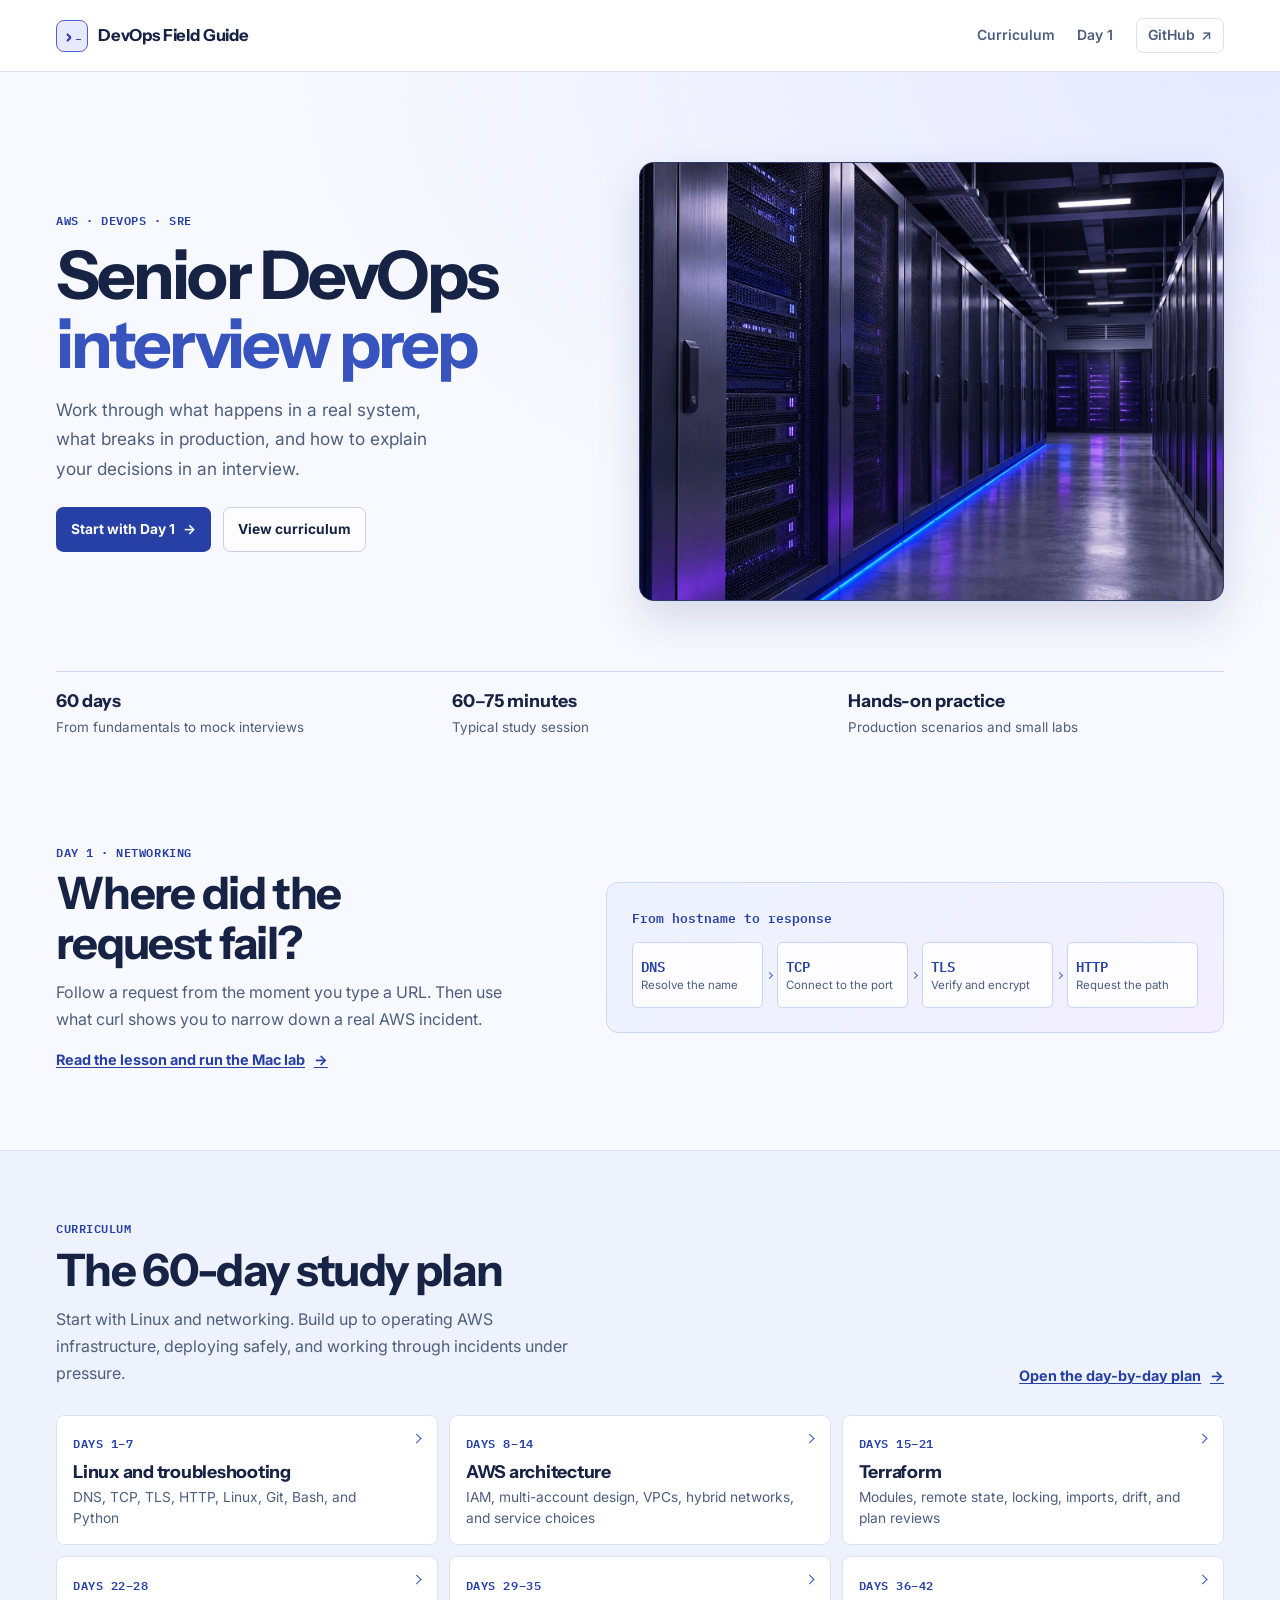
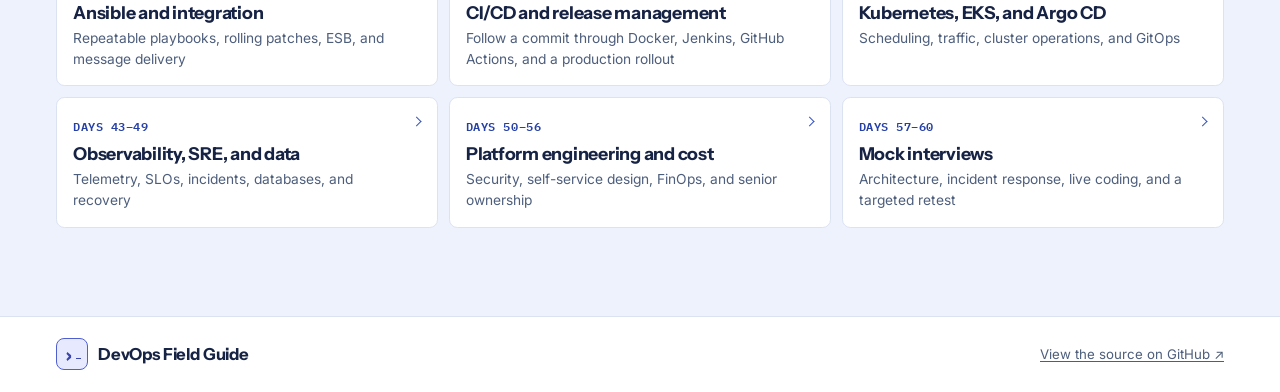
<file: site/index.html>
<!doctype html>
<html lang="en">
<head>
  <meta charset="utf-8">
  <meta name="viewport" content="width=device-width, initial-scale=1">
  <meta name="description" content="A 60-day senior AWS DevOps interview study plan with practical labs, production scenarios, and mock interviews.">
  <meta name="theme-color" content="#f8f9ff">
  <title>DevOps Field Guide · Senior DevOps interview prep</title>
  <link rel="stylesheet" href="./assets/site.css?v=2">
</head>
<body>
  <a class="skip-link" href="#main-content">Skip to content</a>
  <header class="site-header">
    <div class="container navbar">
      <a class="brand" href="./" aria-current="page">
        <span class="brand-mark" aria-hidden="true">›<i></i></span>
        <span>DevOps Field Guide</span>
      </a>
      <nav class="site-nav" aria-label="Primary navigation">
        <a href="./curriculum/">Curriculum</a>
        <a href="./days/day-01-request-path/">Day 1</a>
        <a class="nav-github" href="https://github.com/Tech-Sayantan/senior-devops-interview-prep">GitHub <span aria-hidden="true">↗</span></a>
      </nav>
    </div>
  </header>

  <main id="main-content">
    <section class="hero" aria-labelledby="page-title">
      <div class="container hero-inner">
        <div class="hero-copy">
          <p class="eyebrow">AWS · DevOps · SRE</p>
          <h1 id="page-title">Senior DevOps <em>interview prep</em></h1>
          <p class="hero-description">Work through what happens in a real system, what breaks in production, and how to explain your decisions in an interview.</p>
          <div class="hero-actions">
            <a class="button button-primary" href="./days/day-01-request-path/">Start with Day 1 <span aria-hidden="true">→</span></a>
            <a class="button button-secondary" href="./curriculum/">View curriculum</a>
          </div>
        </div>
        <figure class="hero-art">
          <img src="./assets/cloud-architecture.webp" width="1448" height="1086" alt="Server-room aisle lit in blue and violet" fetchpriority="high">
        </figure>
      </div>
      <ul class="container hero-details" aria-label="Study plan details">
        <li><strong>60 days</strong><span>From fundamentals to mock interviews</span></li>
        <li><strong>60–75 minutes</strong><span>Typical study session</span></li>
        <li><strong>Hands-on practice</strong><span>Production scenarios and small labs</span></li>
      </ul>
    </section>

    <section class="container featured-section" aria-labelledby="featured-title">
      <div class="featured-copy">
        <p class="section-kicker">Day 1 · Networking</p>
        <h2 id="featured-title">Where did the request fail?</h2>
        <p>Follow a request from the moment you type a URL. Then use what curl shows you to narrow down a real AWS incident.</p>
        <a class="text-link" href="./days/day-01-request-path/">Read the lesson and run the Mac lab <span aria-hidden="true">→</span></a>
      </div>
      <figure class="request-diagram">
        <figcaption>From hostname to response</figcaption>
        <ol class="request-steps">
          <li><strong>DNS</strong><span>Resolve the name</span></li>
          <li><strong>TCP</strong><span>Connect to the port</span></li>
          <li><strong>TLS</strong><span>Verify and encrypt</span></li>
          <li><strong>HTTP</strong><span>Request the path</span></li>
        </ol>
      </figure>
    </section>

    <section class="roadmap-section" aria-labelledby="roadmap-title">
      <div class="container">
        <div class="section-intro">
          <div>
            <p class="section-kicker">Curriculum</p>
            <h2 id="roadmap-title">The 60-day study plan</h2>
            <p>Start with Linux and networking. Build up to operating AWS infrastructure, deploying safely, and working through incidents under pressure.</p>
          </div>
          <a class="text-link" href="./curriculum/">Open the day-by-day plan <span aria-hidden="true">→</span></a>
        </div>

        <ol class="roadmap-grid">
          <li><a class="roadmap-item" href="./curriculum/#days-1-7-linux-and-troubleshooting">
            <span class="roadmap-range">Days 1–7</span><h3>Linux and troubleshooting</h3><p>DNS, TCP, TLS, HTTP, Linux, Git, Bash, and Python</p>
          </a></li>
          <li><a class="roadmap-item" href="./curriculum/#days-8-14-aws-architecture-and-networking">
            <span class="roadmap-range">Days 8–14</span><h3>AWS architecture</h3><p>IAM, multi-account design, VPCs, hybrid networks, and service choices</p>
          </a></li>
          <li><a class="roadmap-item" href="./curriculum/#days-15-21-terraform">
            <span class="roadmap-range">Days 15–21</span><h3>Terraform</h3><p>Modules, remote state, locking, imports, drift, and plan reviews</p>
          </a></li>
          <li><a class="roadmap-item" href="./curriculum/#days-22-28-ansible-and-enterprise-integration">
            <span class="roadmap-range">Days 22–28</span><h3>Ansible and integration</h3><p>Repeatable playbooks, rolling patches, ESB, and message delivery</p>
          </a></li>
          <li><a class="roadmap-item" href="./days/day-29-cicd-and-artifacts/">
            <span class="roadmap-range">Days 29–35</span><h3>CI/CD and release management</h3><p>Follow a commit through Docker, Jenkins, GitHub Actions, and a production rollout</p>
          </a></li>
          <li><a class="roadmap-item" href="./curriculum/#days-36-42-kubernetes-eks-and-argo-cd">
            <span class="roadmap-range">Days 36–42</span><h3>Kubernetes, EKS, and Argo CD</h3><p>Scheduling, traffic, cluster operations, and GitOps</p>
          </a></li>
          <li><a class="roadmap-item" href="./curriculum/#days-43-49-observability-sre-and-databases">
            <span class="roadmap-range">Days 43–49</span><h3>Observability, SRE, and data</h3><p>Telemetry, SLOs, incidents, databases, and recovery</p>
          </a></li>
          <li><a class="roadmap-item" href="./curriculum/#days-50-56-security-platform-design-finops-and-senior-ownership">
            <span class="roadmap-range">Days 50–56</span><h3>Platform engineering and cost</h3><p>Security, self-service design, FinOps, and senior ownership</p>
          </a></li>
          <li><a class="roadmap-item" href="./curriculum/#days-57-60-full-interview-practice">
            <span class="roadmap-range">Days 57–60</span><h3>Mock interviews</h3><p>Architecture, incident response, live coding, and a targeted retest</p>
          </a></li>
        </ol>
      </div>
    </section>
  </main>

  <footer class="site-footer">
    <div class="container footer-inner">
      <a class="brand" href="./"><span class="brand-mark" aria-hidden="true">›<i></i></span><span>DevOps Field Guide</span></a>
      <a href="https://github.com/Tech-Sayantan/senior-devops-interview-prep">View the source on GitHub <span aria-hidden="true">↗</span></a>
    </div>
  </footer>
</body>
</html>
</file>
<file: site/assets/site.css>
@import url('https://fonts.googleapis.com/css2?family=IBM+Plex+Mono:wght@400;500;600&family=Instrument+Sans:wght@400;500;600;700&family=Inter:wght@400;500;600;700&display=swap');

:root {
  --canvas: #f8f9ff;
  --surface: #fff;
  --ink: #172344;
  --text: #283958;
  --muted: #4d5e7c;
  --line: #dbe2f2;
  --tint: #eef2ff;
  --lilac: #f0edff;
  --blue: #3653be;
  --blue-strong: #2640a6;
  --violet: #5b44ab;
  --night: #111b37;
  --night-ink: #f0f4ff;
  --night-line: #53668c;
  --display-font: 'Instrument Sans', 'Inter', system-ui, sans-serif;
  --body-font: 'Inter', system-ui, sans-serif;
  --mono-font: 'IBM Plex Mono', ui-monospace, SFMono-Regular, Menlo, monospace;
  color-scheme: light;
  background: var(--canvas);
  color: var(--text);
  font-family: var(--body-font);
  font-synthesis: none;
  line-height: 1.6;
}

*, *::before, *::after { box-sizing: border-box; }
body, h1, h2, h3, p, figure, ul, ol { margin: 0; }
body { min-width: 0; }
img { display: block; max-width: 100%; }
a { color: var(--blue-strong); text-underline-offset: .17em; }
a:hover { color: var(--violet); }
button { font: inherit; }
h1, h2, h3 { color: var(--ink); font-family: var(--display-font); }
[id] { scroll-margin-top: 1.5rem; }
:focus-visible { outline: 3px solid var(--blue); outline-offset: 4px; }
::selection { background: #dfddff; color: var(--ink); }
[hidden] { display: none !important; }

.container { width: min(calc(100% - 4rem), 73rem); margin-inline: auto; }
.skip-link {
  position: fixed;
  z-index: 3;
  top: .6rem;
  left: .6rem;
  transform: translateY(-150%);
  padding: .55rem .85rem;
  border-radius: .4rem;
  background: var(--night);
  color: var(--night-ink);
  font-weight: 600;
}
.skip-link:focus { transform: none; color: var(--night-ink); }
.sr-only {
  position: absolute;
  width: 1px;
  height: 1px;
  padding: 0;
  margin: -1px;
  overflow: hidden;
  clip-path: inset(50%);
  white-space: nowrap;
}

.site-header { background: var(--surface); border-bottom: 1px solid var(--line); }
.navbar, .footer-inner { display: flex; align-items: center; justify-content: space-between; gap: .75rem 1.5rem; }
.navbar { min-height: 4.45rem; }
.brand {
  display: inline-flex;
  align-items: center;
  gap: .62rem;
  color: var(--ink);
  font-family: var(--display-font);
  font-weight: 700;
  font-size: 1.04rem;
  letter-spacing: -.01em;
  white-space: nowrap;
  text-decoration: none;
}
.brand-mark {
  display: inline-flex;
  align-items: center;
  justify-content: center;
  flex-shrink: 0;
  gap: .15rem;
  width: 2rem;
  height: 2rem;
  border: 1px solid #4f5fcf;
  border-radius: .5rem;
  background: #e7eaff;
  color: #3a44af;
  font-family: var(--mono-font);
  font-size: 1.2rem;
  line-height: 1;
}
.brand-mark i { width: .34rem; height: 1px; margin-top: .5rem; background: currentColor; }
.site-nav {
  display: flex;
  flex-wrap: wrap;
  align-items: center;
  gap: .2rem 1.4rem;
  font-size: .875rem;
  font-weight: 600;
}
.site-nav a { display: inline-flex; align-items: center; min-height: 2.5rem; color: var(--muted); text-decoration: none; }
.site-nav a:is(:hover, [aria-current='page']) { color: var(--blue-strong); }
.site-nav [aria-current='page'] { text-decoration: underline; text-underline-offset: .35em; }
.site-nav .nav-github { gap: .36rem; min-height: 2.2rem; padding: 0 .7rem; border: 1px solid var(--line); border-radius: .42rem; }

.hero { background: radial-gradient(ellipse at 97% 0%, #e6e9ff 0%, transparent 55%), var(--canvas); }
.hero-inner {
  display: grid;
  grid-template-columns: minmax(0, .94fr) minmax(0, 1.06fr);
  align-items: center;
  gap: clamp(1.8rem, 5vw, 4.4rem);
  padding-block: clamp(2.65rem, 7vw, 6rem) clamp(2.2rem, 5.5vw, 4.4rem);
}
.eyebrow, .section-kicker, .roadmap-range {
  color: var(--blue-strong);
  font-family: var(--mono-font);
  font-size: .75rem;
  font-weight: 600;
  letter-spacing: .045em;
  text-transform: uppercase;
}
.eyebrow-dot { display: inline-block; width: .4rem; height: .4rem; margin: 0 .5rem .08rem 0; border-radius: 50%; background: currentColor; }
.hero h1 {
  margin: .72rem 0 1rem;
  color: var(--ink);
  font-size: clamp(2.9rem, 5.25vw, 5.15rem);
  font-weight: 700;
  line-height: 1.02;
  letter-spacing: -.043em;
  text-wrap: balance;
}
.hero h1 em { display: block; color: var(--blue); font-style: normal; }
.hero-description { max-width: 36ch; color: var(--muted); font-size: clamp(1rem, 1.35vw, 1.16rem); line-height: 1.72; }
.hero-actions { display: flex; flex-wrap: wrap; align-items: center; gap: .6rem .75rem; margin-top: 1.45rem; }
.button {
  display: inline-flex;
  align-items: center;
  justify-content: center;
  gap: .5rem;
  min-height: 2.8rem;
  padding: .6rem .88rem;
  border: 1px solid transparent;
  border-radius: .46rem;
  font-weight: 700;
  font-size: .86rem;
  line-height: 1.25;
  text-decoration: none;
}
.button-primary, .prose .button-primary { color: #fff; background: var(--blue-strong); }
.button-primary:hover, .prose .button-primary:hover { background: #1d3287; color: #fff; }
.button-secondary, .prose .button-secondary { border-color: #c7d0e7; color: var(--ink); background: #fdfdff; }
.button-secondary:hover, .prose .button-secondary:hover { border-color: #aebce2; background: var(--tint); color: var(--blue-strong); }
.hero-art {
  position: relative;
  aspect-ratio: 4 / 3;
  overflow: hidden;
  border-radius: .92rem;
  border: 1px solid #2e3d6a;
  background: var(--night);
  box-shadow: 0 1.15rem 2.75rem #18245c26;
}
.hero-art img { width: 100%; height: 100%; object-fit: cover; }
.hero-details {
  display: grid;
  grid-template-columns: repeat(3, minmax(0, 1fr));
  gap: 1.25rem;
  padding: 1.05rem 0 1.75rem;
  border-top: 1px solid #cdd7ef;
  list-style: none;
}
.hero-details strong, .hero-details span { display: block; }
.hero-details strong { color: var(--ink); font-family: var(--display-font); font-size: 1.11rem; line-height: 1.35; }
.hero-details span { color: var(--muted); font-size: .84rem; margin-top: .25rem; }

.featured-section {
  display: grid;
  grid-template-columns: minmax(0, .88fr) minmax(0, 1.12fr);
  align-items: center;
  gap: 1.6rem clamp(1.5rem, 5vw, 4.25rem);
  padding-block: clamp(2.7rem, 6vw, 5.15rem);
}
.featured-copy h2, .section-intro h2 {
  font-size: clamp(1.9rem, 3.5vw, 3.05rem);
  line-height: 1.1;
  letter-spacing: -.037em;
  margin: .44rem 0 .7rem;
  text-wrap: balance;
}
.featured-copy > p:not(.section-kicker), .section-intro p:not(.section-kicker) { color: var(--muted); max-width: 54ch; line-height: 1.7; }
.text-link { display: inline-flex; align-items: baseline; gap: .55rem; width: fit-content; font-weight: 700; font-size: .9rem; }
.featured-copy .text-link { margin-top: .92rem; }
.request-diagram {
  padding: clamp(1rem, 3vw, 1.55rem);
  border: 1px solid #cdd7f6;
  border-radius: .75rem;
  background: linear-gradient(135deg, #edf2ff, #f3efff);
}
.request-diagram figcaption { margin-bottom: .85rem; color: var(--blue-strong); font-family: var(--mono-font); font-size: .79rem; font-weight: 600; }
.request-steps {
  display: grid;
  grid-template-columns: repeat(4, minmax(0, 1fr));
  gap: .85rem;
  list-style: none;
  padding: 0;
}
.request-steps li {
  position: relative;
  display: grid;
  align-content: center;
  min-height: 4.1rem;
  gap: .22rem;
  padding: .45rem .52rem;
  border: 1px solid #c9d4f2;
  border-radius: .35rem;
  background: #fdfdff;
}
.request-steps li:not(:last-child)::after {
  content: '';
  position: absolute;
  right: -.61rem;
  top: calc(50% - .14rem);
  width: .31rem;
  height: .31rem;
  border-top: 1px solid #5069bb;
  border-right: 1px solid #5069bb;
  transform: rotate(45deg);
}
.request-steps strong { color: var(--blue-strong); font: 600 .87rem/1.25 var(--mono-font); }
.request-steps span { color: var(--muted); font-size: .715rem; line-height: 1.35; }

.roadmap-section { padding-block: clamp(2.7rem, 6vw, 4.3rem) clamp(3rem, 7vw, 5.5rem); background: #eef2fc; border-top: 1px solid var(--line); }
.section-intro { display: flex; justify-content: space-between; align-items: flex-end; gap: 1rem 2rem; margin-bottom: 1.7rem; }
.section-intro .text-link { flex-shrink: 0; }
.roadmap-grid { display: grid; grid-template-columns: repeat(3, minmax(0, 1fr)); gap: .65rem; padding: 0; list-style: none; }
.roadmap-item {
  position: relative;
  display: block;
  min-height: 7.85rem;
  height: 100%;
  padding: .92rem 2.2rem 1rem 1rem;
  border: 1px solid var(--line);
  border-radius: .52rem;
  background: var(--surface);
  color: var(--text);
  text-decoration: none;
}
.roadmap-item:hover { background: #f7f7ff; border-color: #adbce6; color: var(--text); }
.roadmap-item::after {
  content: '';
  position: absolute;
  top: 1.23rem;
  right: 1.05rem;
  width: .45rem;
  height: .45rem;
  border-top: 1px solid var(--blue);
  border-right: 1px solid var(--blue);
  transform: rotate(45deg);
}
.roadmap-item h3 { margin: .25rem 0 .25rem; font-size: 1.11rem; font-weight: 700; letter-spacing: -.014em; line-height: 1.3; }
.roadmap-item p { color: var(--muted); font-size: .86rem; line-height: 1.5; }

.site-footer { background: var(--surface); border-top: 1px solid var(--line); }
.footer-inner { min-height: 4.7rem; padding-block: .85rem; }
.footer-inner a:not(.brand) { color: var(--muted); font-size: .83rem; }
.footer-inner a:hover { color: var(--blue-strong); }

.article-hero { border-bottom: 1px solid var(--line); background: radial-gradient(ellipse at 85% 0, #e7e8ff 0%, transparent 64%), #f5f7ff; }
.article-hero-inner { padding-block: clamp(1.25rem, 3.5vw, 2.35rem) clamp(2rem, 4.4vw, 3.5rem); }
.breadcrumb { margin-bottom: 1.14rem; color: var(--muted); font-size: .84rem; }
.breadcrumb ol { display: flex; flex-wrap: wrap; align-items: center; gap: .15rem .45rem; list-style: none; padding: 0; }
.breadcrumb li + li::before { content: '/'; margin-inline-end: .45rem; color: #697da3; }
.breadcrumb [aria-current='page'] { color: var(--text); font-weight: 600; }
.article-preface { max-width: 67ch; margin: .65rem 0 1rem; color: var(--muted); font-size: .91rem; line-height: 1.65; overflow-wrap: anywhere; }
.article-hero h1 { max-width: 24ch; font-size: clamp(2.15rem, 4.95vw, 4.15rem); line-height: 1.08; letter-spacing: -.039em; margin: .52rem 0 0; text-wrap: balance; }
.article-subtitle { max-width: 66ch; margin-top: .65rem; color: var(--muted); font-size: clamp(.99rem, 1.6vw, 1.13rem); }
.article-meta { color: var(--blue-strong); font-family: var(--mono-font); font-size: .8rem; margin-top: .8rem; }

.reading-layout {
  display: grid;
  grid-template-columns: minmax(10rem, 14.6rem) minmax(0, 49rem);
  gap: 1.75rem clamp(1.65rem, 4.3vw, 3.65rem);
  align-items: start;
  padding-block: clamp(1.55rem, 4vw, 3.15rem) clamp(2.8rem, 6.5vw, 5.1rem);
}
.reading-aside {
  position: sticky;
  top: 1.25rem;
  max-height: calc(100vh - 2.5rem);
  overflow-y: auto;
  padding: .95rem .9rem .85rem;
  border: 1px solid var(--line);
  border-radius: .52rem;
  background: var(--surface);
}
.mobile-contents { display: none; }
.mobile-contents summary {
  cursor: pointer;
  color: var(--blue-strong);
  font-size: .87rem;
  font-weight: 700;
  padding: .55rem .72rem;
}
.mobile-contents[open] summary { border-bottom: 1px solid var(--line); }
.mobile-contents .toc { padding: 0 .72rem .35rem; }
.toc ul { margin: .38rem 0; padding: 0; list-style: none; }
.toc ul ul { padding-left: .65rem; border-left: 1px solid var(--line); }
.toc a {
  display: block;
  padding: .24rem 0;
  color: var(--muted);
  font-size: .84rem;
  line-height: 1.42;
  overflow-wrap: anywhere;
  text-decoration: none;
}
.toc a:hover { color: var(--blue-strong); text-decoration: underline; }
.prose {
  min-width: 0;
  max-width: 74ch;
  color: var(--text);
  font-size: clamp(.98rem, 1.3vw, 1.077rem);
  line-height: 1.75;
  overflow-wrap: anywhere;
}
.prose > * + * { margin-top: 1.03em; }
.prose :is(h2, h3, h4) { color: var(--ink); font-weight: 700; letter-spacing: -.026em; line-height: 1.22; }
.prose h2 { font-size: clamp(1.52rem, 2.65vw, 2.09rem); margin-top: 1.45em; padding-top: .65em; border-top: 1px solid var(--line); }
.prose h3 { font-size: clamp(1.17rem, 1.9vw, 1.48rem); margin-top: 1.35em; }
.prose :is(h2, h3) + * { margin-top: .6em; }
.prose > :first-child { margin-top: 0; }
.prose > :first-child:is(h2, h3) { padding-top: 0; border-top: 0; }
.prose :is(ul, ol) { padding-inline-start: 1.32em; }
.prose li + li { margin-top: .44em; }
.prose strong { color: var(--ink); font-weight: 700; }
.prose code { font-family: var(--mono-font); font-size: .87em; }
.prose :not(pre) > code { padding: .09em .25em; border-radius: .24rem; background: #e9eefc; color: #283d89; }
.prose pre {
  max-width: 100%;
  margin: 0;
  padding: .9rem 1rem;
  overflow-x: auto;
  overflow-wrap: normal;
  border: 1px solid #394a73;
  border-radius: .58rem;
  background: var(--night);
  color: #e5ebff;
  font: .84rem/1.62 var(--mono-font);
  tab-size: 2;
}
.prose > pre { margin-top: 1.03em; }
.prose pre code { font-size: inherit; }
.code-block { position: relative; }
.code-block:has(.code-copy:not([hidden])) pre { padding-top: 2.85rem; }
.code-copy {
  position: absolute;
  z-index: 1;
  top: .45rem;
  right: .45rem;
  min-height: 1.83rem;
  padding: .22rem .44rem;
  border: 1px solid var(--night-line);
  border-radius: .32rem;
  background: #1f2f58;
  color: var(--night-ink);
  cursor: pointer;
  font: .75rem/1.3 var(--mono-font);
}
.code-copy:hover { background: #2f4380; }
.code-copy:focus-visible { outline-color: #aebeff; }
.table-scroll { max-width: 100%; overflow-x: auto; border: 1px solid var(--line); border-radius: .5rem; }
.prose table { width: 100%; border-collapse: collapse; background: var(--surface); font-size: .88em; line-height: 1.54; text-align: left; }
.prose :is(th, td) { padding: .58rem .72rem; vertical-align: top; }
.prose th { background: #eaf0ff; color: var(--ink); font-weight: 700; }
.prose th:first-child, .prose td:first-child { min-width: 3.5rem; }
.prose tr + tr :is(th, td), .prose tbody tr:first-child td { border-top: 1px solid var(--line); }
.prose tbody tr:nth-child(2n) { background: #f5f7ff; }
.prose blockquote { margin-inline: 0; padding: .65rem .9rem; border-left: 3px solid #667bd6; background: var(--tint); }

.lesson-diagram {
  min-width: 0;
  padding: .68rem;
  border: 1px solid #d0daf4;
  border-radius: .64rem;
  background: #f3f6ff;
}
.diagram-view {
  width: 100%;
  overflow-x: auto;
  border-radius: .35rem;
  padding: .7rem .35rem;
}
.diagram-view > svg {
  display: block;
  width: min(100%, var(--diagram-native-width, 100%));
  min-width: var(--diagram-readable-width, 0px);
  height: auto;
  margin-inline: auto;
}
.diagram-source summary { cursor: pointer; color: var(--blue-strong); font-size: .8rem; font-weight: 600; }
.diagram-source pre { margin-top: .45rem; }
.lesson-diagram figcaption { margin-top: .45rem; color: var(--muted); font-size: .84rem; }

.article-footer-nav {
  display: flex;
  flex-wrap: wrap;
  align-items: center;
  justify-content: space-between;
  gap: .7rem 1rem;
  padding-top: 1rem;
  border-top: 1px solid var(--line);
}

@media (max-width: 900px) {
  .roadmap-grid { grid-template-columns: repeat(2, minmax(0, 1fr)); }
  .roadmap-item { min-height: 0; }
}

@media (min-width: 761px) and (max-width: 900px), (max-width: 460px) {
  .request-steps { gap: .65rem; grid-template-columns: minmax(0, 1fr); }
  .request-steps li { grid-template-columns: 3.15rem minmax(0, 1fr); align-items: center; min-height: 0; padding: .42rem .62rem; }
  .request-steps li:not(:last-child)::after { top: auto; right: auto; bottom: -.46rem; left: .9rem; transform: rotate(135deg); }
  .request-steps span { font-size: .76rem; }
}

@media (max-width: 760px) {
  .container { width: calc(100% - 2.5rem); }
  .hero-inner, .featured-section { grid-template-columns: minmax(0, 1fr); }
  .hero-inner { align-items: start; gap: 1.45rem; padding-block: 2.5rem 1.8rem; }
  .hero h1 { max-width: 13ch; font-size: clamp(2.75rem, 8.2vw, 4.4rem); }
  .hero-art { aspect-ratio: 1.58; }
  .section-intro { flex-direction: column; align-items: flex-start; }
  .reading-layout { grid-template-columns: minmax(0, 1fr); gap: 1.35rem; }
  .reading-aside { position: static; max-height: none; overflow: visible; padding: 0; }
  .desktop-contents { display: none; }
  .mobile-contents { display: block; }
}

@media (max-width: 460px) {
  .container { width: calc(100% - 2rem); }
  .navbar { flex-wrap: wrap; gap: .3rem 1rem; padding-block: .6rem .42rem; }
  .site-nav { gap: .1rem .85rem; font-size: .83rem; }
  .site-nav a { min-height: 2.1rem; }
  .site-nav .nav-github { min-height: 2rem; }
  .hero-inner { padding-block: 1.9rem 1.55rem; }
  .hero h1 { font-size: clamp(2.23rem, 9vw, 2.75rem); letter-spacing: -.035em; }
  .hero-actions { gap: .52rem; margin-top: 1.1rem; }
  .hero-art { aspect-ratio: 1.45; }
  .hero-details { grid-template-columns: repeat(2, minmax(0, 1fr)); gap: .65rem .8rem; padding-bottom: 1.25rem; }
  .hero-details li:last-child { grid-column: 1 / -1; }
  .hero-details span { font-size: .79rem; }
  .roadmap-grid { grid-template-columns: minmax(0, 1fr); }
  .footer-inner { flex-wrap: wrap; }
  .article-hero h1 { font-size: clamp(1.95rem, 7.8vw, 2.65rem); }
  .article-preface { font-size: .87rem; }
  .prose :is(th, td) { padding: .45rem; }
  .prose th:first-child, .prose td:first-child { min-width: 2.55rem; }
}
</file>
